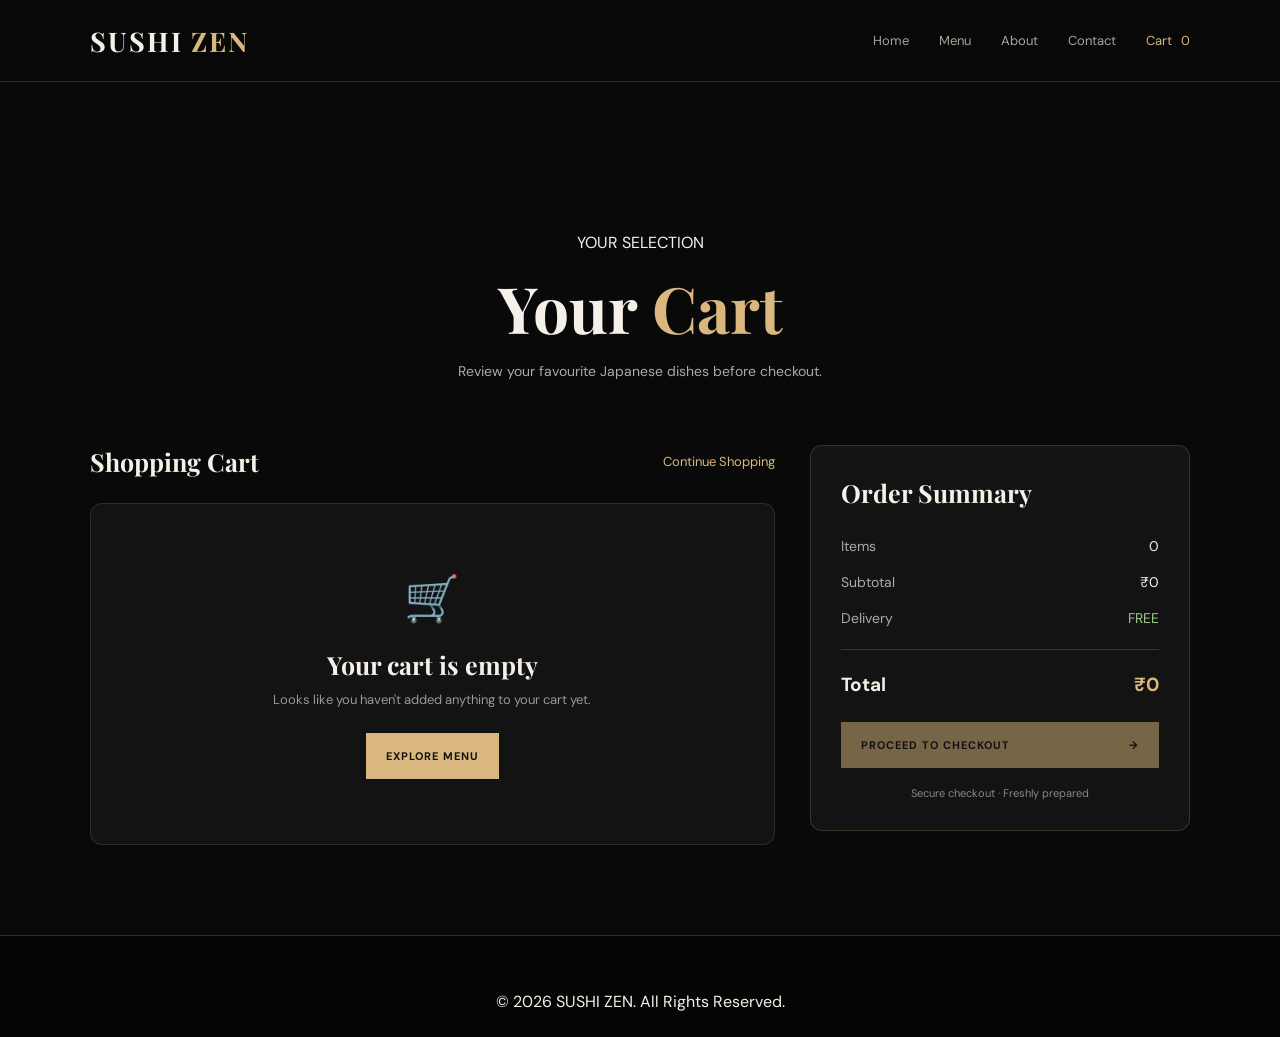
<file: cart.html>
<!DOCTYPE html>
<html lang="en">
<head>
    <meta charset="UTF-8">
    <meta name="viewport" content="width=device-width, initial-scale=1.0">
    <title>Your Cart | Sushi Zen</title>
    <link rel="stylesheet" href="style.css">
    <link rel="preconnect" href="https://fonts.googleapis.com">
    <link rel="preconnect" href="https://fonts.gstatic.com" crossorigin>
    <link href="https://fonts.googleapis.com/css2?family=DM+Sans:wght@400;500;600;700&family=Playfair+Display:wght@500;600;700&display=swap" rel="stylesheet">
</head>
<body>

    <nav class="navbar">
        <a href="index.html" class="logo">SUSHI <span>ZEN</span></a>

        <button class="menu-toggle" id="menuToggle" aria-label="Toggle navigation">
            <span></span><span></span><span></span>
        </button>

        <div class="nav-links" id="navLinks">
            <a href="index.html">Home</a>
            <a href="menu.html">Menu</a>
            <a href="index.html#about">About</a>
            <a href="index.html#contact">Contact</a>
            <a href="cart.html" class="cart-link active">
                Cart <span id="cartCount">0</span>
            </a>
        </div>
    </nav>

    <main class="cart-page">
        <div class="cart-heading">
            <p class="section-subtitle">YOUR SELECTION</p>
            <h1>Your <span>Cart</span></h1>
            <p>Review your favourite Japanese dishes before checkout.</p>
        </div>

        <div class="cart-layout">
            <section class="cart-items-section">
                <div class="cart-section-heading">
                    <h2>Shopping Cart</h2>
                    <a href="menu.html">Continue Shopping</a>
                </div>

                <div id="cartItems" class="cart-items">
                    <!-- Cart products will render here -->
                </div>
            </section>

            <aside class="cart-summary">
                <h2>Order Summary</h2>

                <div class="summary-line">
                    <span>Items</span>
                    <span id="summaryItems">0</span>
                </div>

                <div class="summary-line">
                    <span>Subtotal</span>
                    <span id="cartSubtotal">₹0</span>
                </div>

                <div class="summary-line">
                    <span>Delivery</span>
                    <span class="free-delivery">FREE</span>
                </div>

                <div class="summary-divider"></div>

                <div class="summary-total">
                    <span>Total</span>
                    <span id="cartTotal">₹0</span>
                </div>

                <a href="checkout.html" class="checkout-btn" id="checkoutBtn">
                    PROCEED TO CHECKOUT <span>→</span>
                </a>

                <p class="secure-note">Secure checkout · Freshly prepared</p>
            </aside>
        </div>
    </main>

    <div class="toast" id="toast"></div>

    <footer class="footer">
        <div class="footer-bottom">
            <p>© <span id="year"></span> SUSHI ZEN. All Rights Reserved.</p>
        </div>
    </footer>

    <script src="app.js"></script>
</body>
</html>
</file>
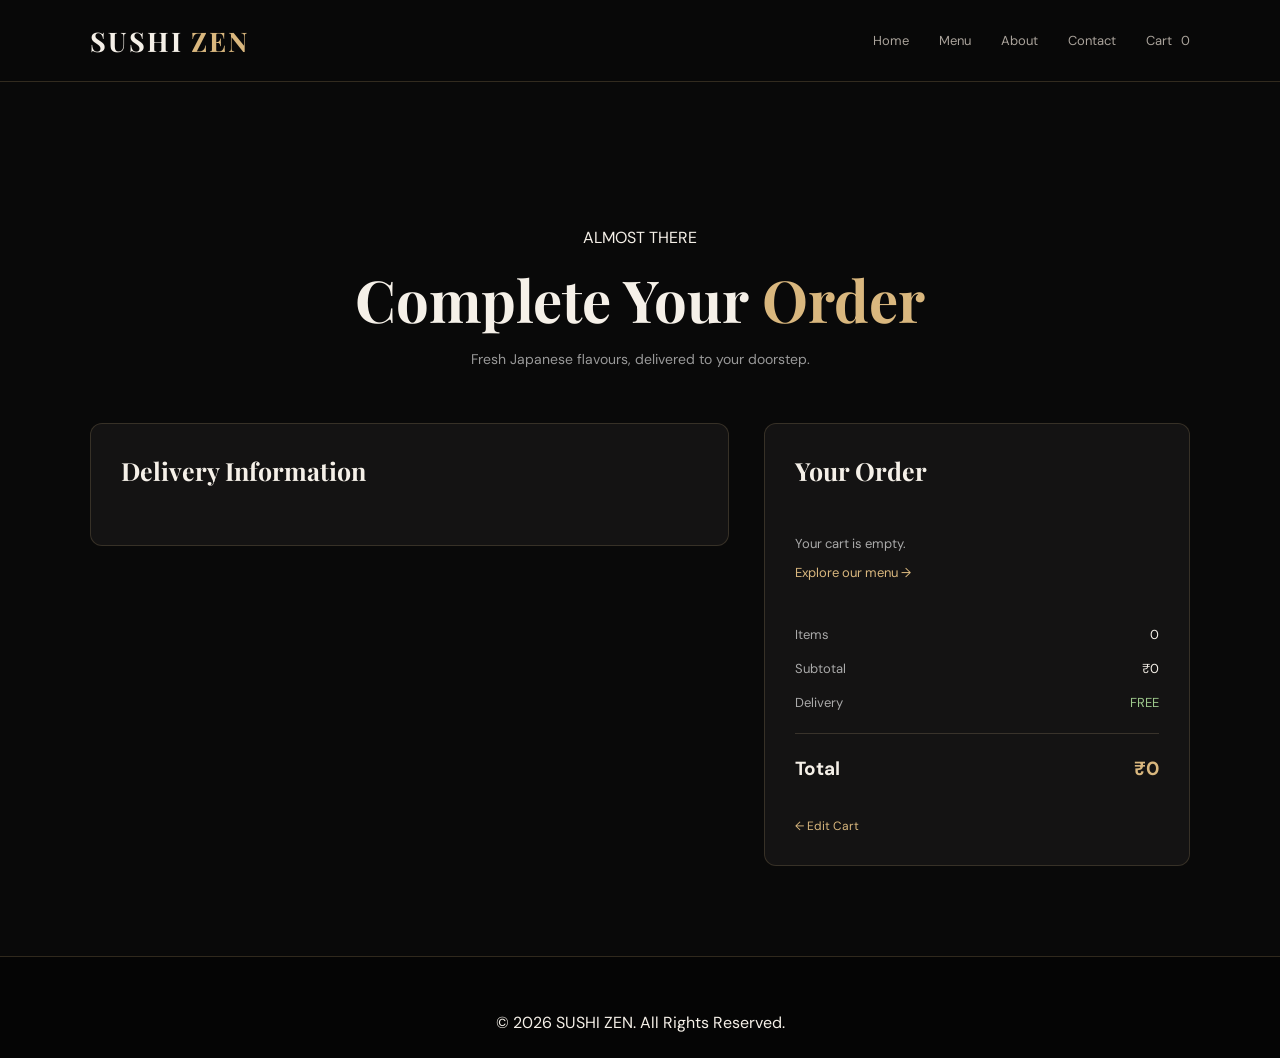
<file: checkout.html>
<!DOCTYPE html>
<html lang="en">
<head>
    <meta charset="UTF-8">
    <meta name="viewport" content="width=device-width, initial-scale=1.0">
    <title>Checkout | Sushi Zen</title>

    <link rel="stylesheet" href="style.css">

    <link rel="preconnect" href="https://fonts.googleapis.com">
    <link rel="preconnect" href="https://fonts.gstatic.com" crossorigin>

    <link href="https://fonts.googleapis.com/css2?family=DM+Sans:wght@400;500;600;700&family=Playfair+Display:wght@500;600;700&display=swap" rel="stylesheet">
</head>

<body>

    <nav class="navbar">
        <a href="index.html" class="logo">SUSHI <span>ZEN</span></a>

        <button class="menu-toggle" id="menuToggle" aria-label="Toggle navigation">
            <span></span><span></span><span></span>
        </button>

        <div class="nav-links" id="navLinks">
            <a href="index.html">Home</a>
            <a href="menu.html">Menu</a>
            <a href="index.html#about">About</a>
            <a href="index.html#contact">Contact</a>
            <a href="cart.html" class="cart-link">
                Cart <span id="cartCount">0</span>
            </a>
        </div>
    </nav>

    <main class="checkout-page">

        <div class="checkout-heading">
            <p class="section-subtitle">ALMOST THERE</p>
            <h1>Complete Your <span>Order</span></h1>
            <p>Fresh Japanese flavours, delivered to your doorstep.</p>
        </div>

        <div class="checkout-layout">

            <!-- Customer Details -->
            <section class="checkout-form-section">

                <h2>Delivery Information</h2>

                <form id="checkoutForm">

                    <div class="form-grid">

                        <div class="form-group full-width">
                            <label for="customerName">Full Name *</label>
                            <input
                                type="text"
                                id="customerName"
                                name="customerName"
                                placeholder="Enter your full name"
                                required
                                minlength="2"
                            >
                        </div>

                        <div class="form-group">
                            <label for="customerPhone">Mobile Number *</label>
                            <input
                                type="tel"
                                id="customerPhone"
                                name="customerPhone"
                                placeholder="10-digit mobile number"
                                pattern="[6-9][0-9]{9}"
                                maxlength="10"
                                required
                            >
                        </div>

                        <div class="form-group">
                            <label for="customerEmail">Email Address</label>
                            <input
                                type="email"
                                id="customerEmail"
                                name="customerEmail"
                                placeholder="your@email.com"
                            >
                        </div>

                        <div class="form-group full-width">
                            <label for="customerAddress">Full Address *</label>
                            <textarea
                                id="customerAddress"
                                name="customerAddress"
                                rows="3"
                                placeholder="House number, street, area..."
                                required
                            ></textarea>
                        </div>

                        <div class="form-group">
                            <label for="customerCity">City *</label>
                            <input
                                type="text"
                                id="customerCity"
                                name="customerCity"
                                placeholder="Enter city"
                                required
                            >
                        </div>

                        <div class="form-group">
                            <label for="customerState">State *</label>
                            <input
                                type="text"
                                id="customerState"
                                name="customerState"
                                placeholder="Enter state"
                                required
                            >
                        </div>

                        <div class="form-group">
                            <label for="customerPincode">PIN Code *</label>
                            <input
                                type="text"
                                id="customerPincode"
                                name="customerPincode"
                                placeholder="6-digit PIN code"
                                pattern="[0-9]{6}"
                                maxlength="6"
                                required
                            >
                        </div>

                        <div class="form-group">
                            <label for="paymentMethod">Payment Method</label>
                            <select id="paymentMethod" name="paymentMethod">
                                <option value="COD">Cash on Delivery</option>
                                <option value="Online">Online Payment (Demo)</option>
                            </select>
                        </div>

                        <div class="form-group full-width">
                            <label for="orderNote">Order Notes (Optional)</label>
                            <textarea
                                id="orderNote"
                                name="orderNote"
                                rows="2"
                                placeholder="Any special instructions?"
                            ></textarea>
                        </div>

                    </div>

                    <button type="submit" class="place-order-btn" id="placeOrderBtn">
                        PLACE YOUR ORDER <span>→</span>
                    </button>

                    <p class="checkout-disclaimer">
                        This is a frontend demo. Orders are not sent to a restaurant server.
                    </p>

                </form>
            </section>

            <!-- Order Summary -->
            <aside class="checkout-summary">

                <h2>Your Order</h2>

                <div id="checkoutItems" class="checkout-items">
                    <!-- Products render here -->
                </div>

                <div class="checkout-summary-line">
                    <span>Items</span>
                    <span id="checkoutItemCount">0</span>
                </div>

                <div class="checkout-summary-line">
                    <span>Subtotal</span>
                    <span id="checkoutSubtotal">₹0</span>
                </div>

                <div class="checkout-summary-line">
                    <span>Delivery</span>
                    <span class="free-delivery">FREE</span>
                </div>

                <div class="summary-divider"></div>

                <div class="checkout-grand-total">
                    <span>Total</span>
                    <span id="checkoutTotal">₹0</span>
                </div>

                <a href="cart.html" class="edit-cart-link">
                    ← Edit Cart
                </a>

            </aside>

        </div>

        <!-- Order Success -->
        <div class="order-success" id="orderSuccess" hidden>
            <div class="success-icon">✓</div>
            <p class="section-subtitle">ORDER CONFIRMED</p>
            <h2>Thank You!</h2>
            <p>Your demo order has been placed successfully.</p>
            <p id="successOrderId" class="success-order-id"></p>
            <a href="menu.html" class="continue-btn">EXPLORE MORE DISHES</a>
        </div>

    </main>

    <div class="toast" id="toast"></div>

    <footer class="footer">
        <div class="footer-bottom">
            <p>© <span id="year"></span> SUSHI ZEN. All Rights Reserved.</p>
        </div>
    </footer>

    <script src="app.js"></script>

</body>
</html>
</file>
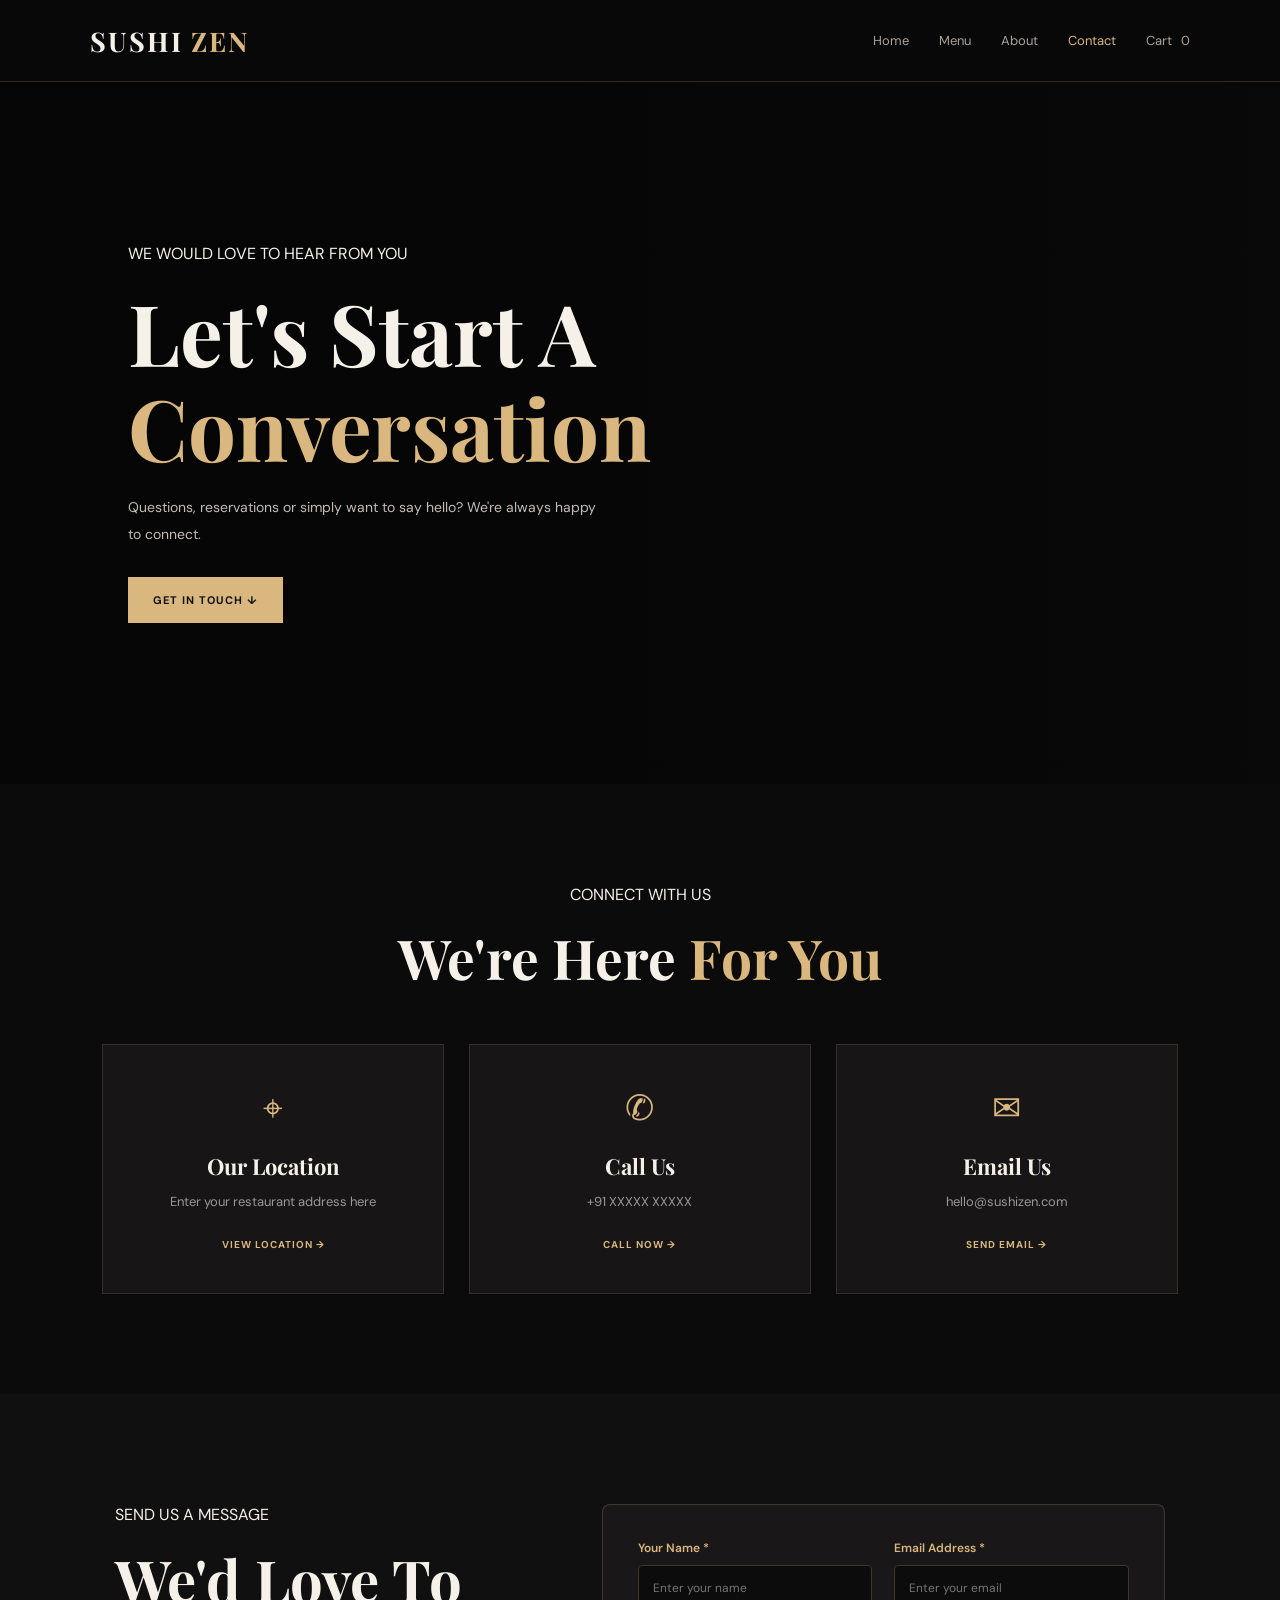
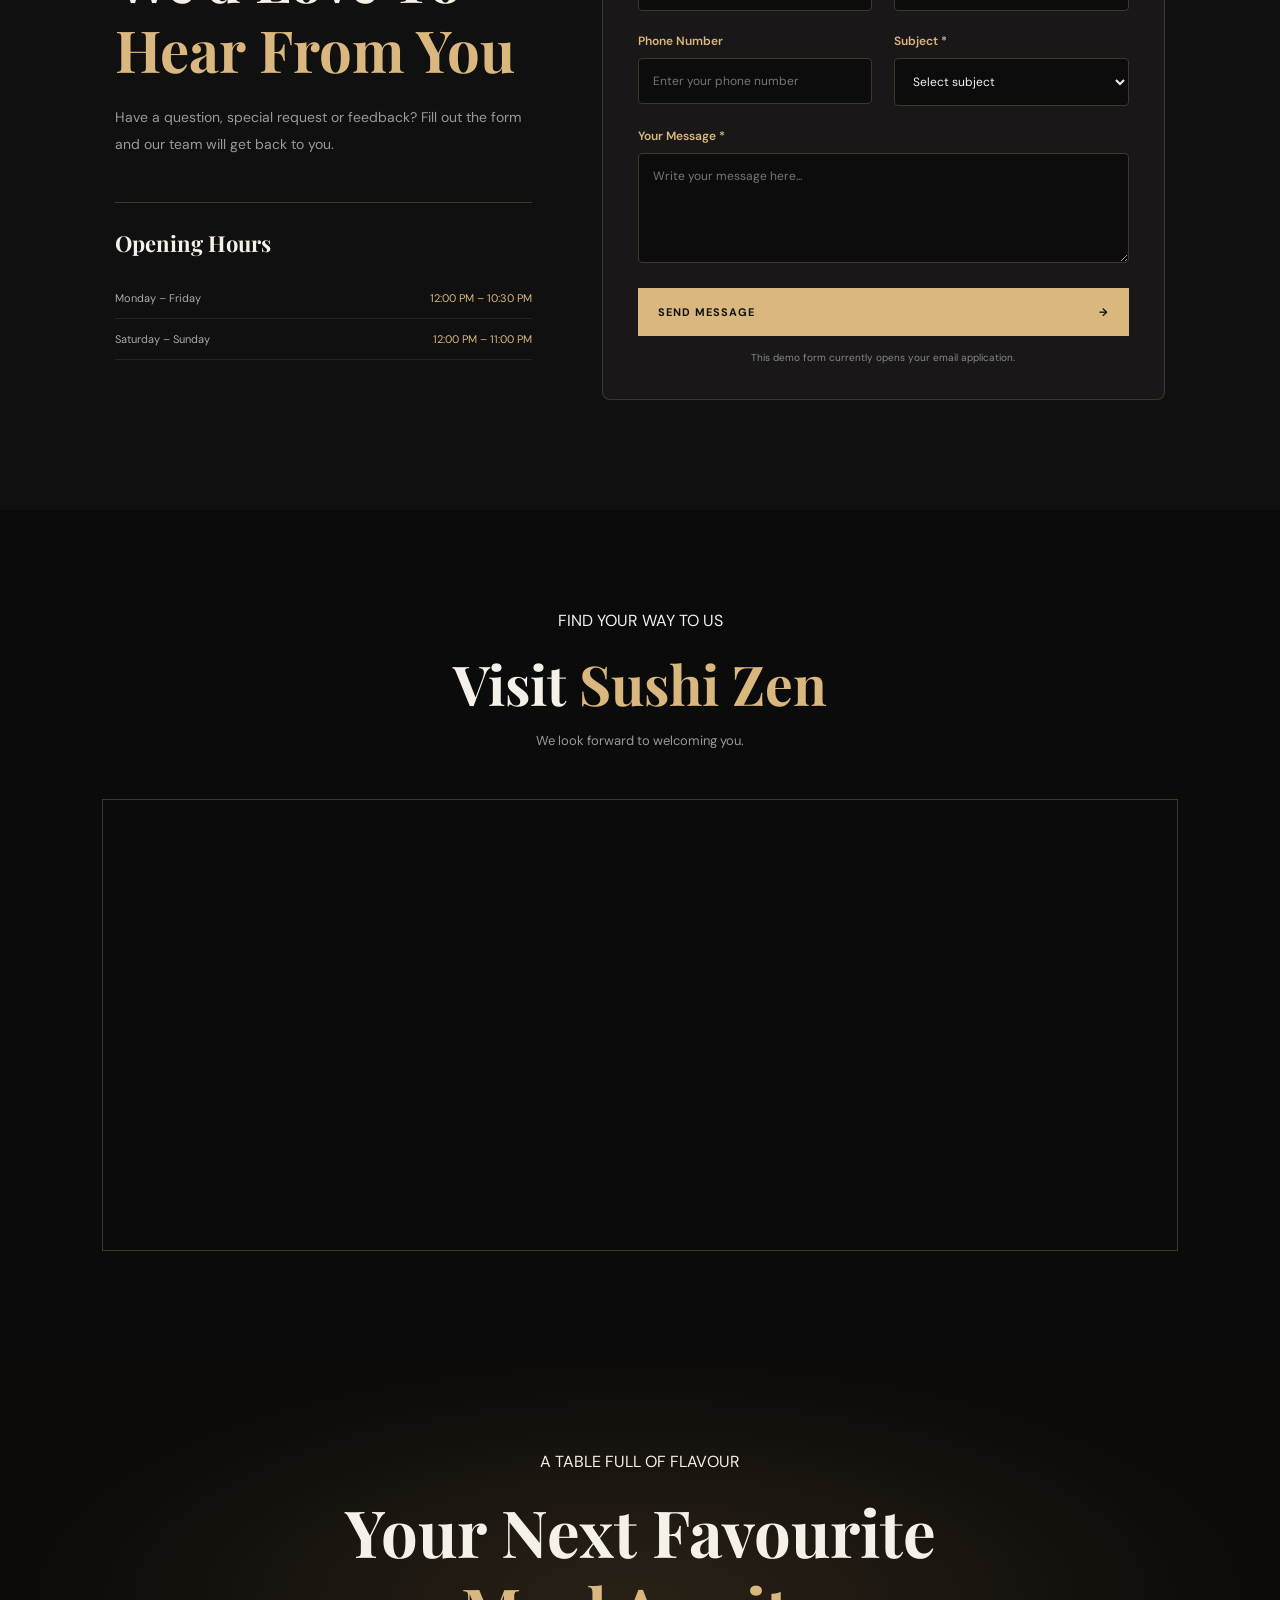
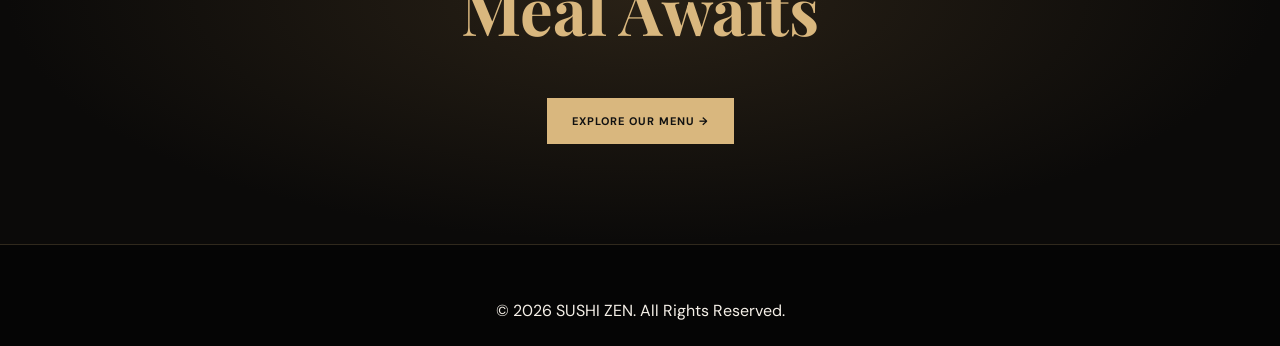
<file: contact.html>
<!DOCTYPE html>
<html lang="en">
<head>
    <meta charset="UTF-8">
    <meta name="viewport" content="width=device-width, initial-scale=1.0">

    <title>Contact Us | Sushi Zen</title>
    <meta name="description" content="Contact Sushi Zen for reservations, enquiries and dining information.">

    <link rel="stylesheet" href="style.css">

    <link rel="preconnect" href="https://fonts.googleapis.com">
    <link rel="preconnect" href="https://fonts.gstatic.com" crossorigin>

    <link href="https://fonts.googleapis.com/css2?family=DM+Sans:wght@400;500;600;700&family=Playfair+Display:wght@500;600;700&display=swap" rel="stylesheet">
</head>

<body>

    <!-- NAVBAR -->
    <nav class="navbar">
        <a href="index.html" class="logo">SUSHI <span>ZEN</span></a>

        <button class="menu-toggle" id="menuToggle" aria-label="Toggle navigation">
            <span></span><span></span><span></span>
        </button>

        <div class="nav-links" id="navLinks">
            <a href="index.html">Home</a>
            <a href="menu.html">Menu</a>
            <a href="about.html">About</a>
            <a href="contact.html" class="active">Contact</a>

            <a href="cart.html" class="cart-link">
                Cart <span id="cartCount">0</span>
            </a>
        </div>
    </nav>


    <!-- HERO -->
    <section class="contact-hero">

        <div class="contact-hero-overlay"></div>

        <div class="contact-hero-content">
            <p class="section-subtitle">WE WOULD LOVE TO HEAR FROM YOU</p>

            <h1>
                Let's Start A<br>
                <span>Conversation</span>
            </h1>

            <p>
                Questions, reservations or simply want to say hello?
                We're always happy to connect.
            </p>

            <a href="#contact-main" class="contact-hero-btn">
                GET IN TOUCH ↓
            </a>
        </div>

    </section>


    <!-- CONTACT DETAILS -->
    <section class="contact-info-section">

        <div class="contact-info-heading">
            <p class="section-subtitle">CONNECT WITH US</p>
            <h2>We're Here <span>For You</span></h2>
        </div>

        <div class="contact-info-grid">

            <div class="contact-info-card">
                <div class="contact-icon">⌖</div>
                <h3>Our Location</h3>
                <p>Enter your restaurant address here</p>
                <a href="#restaurant-location">VIEW LOCATION →</a>
            </div>

            <div class="contact-info-card">
                <div class="contact-icon">✆</div>
                <h3>Call Us</h3>
                <p>+91 XXXXX XXXXX</p>
                <a href="tel:+910000000000">CALL NOW →</a>
            </div>

            <div class="contact-info-card">
                <div class="contact-icon">✉</div>
                <h3>Email Us</h3>
                <p>hello@sushizen.com</p>
                <a href="mailto:hello@sushizen.com">SEND EMAIL →</a>
            </div>

        </div>

    </section>


    <!-- CONTACT FORM -->
    <section class="contact-main" id="contact-main">

        <div class="contact-form-content">

            <p class="section-subtitle">SEND US A MESSAGE</p>

            <h2>
                We'd Love To<br>
                <span>Hear From You</span>
            </h2>

            <p class="contact-form-description">
                Have a question, special request or feedback?
                Fill out the form and our team will get back to you.
            </p>

            <div class="contact-opening-hours">

                <h3>Opening Hours</h3>

                <div class="opening-hour-row">
                    <span>Monday – Friday</span>
                    <span>12:00 PM – 10:30 PM</span>
                </div>

                <div class="opening-hour-row">
                    <span>Saturday – Sunday</span>
                    <span>12:00 PM – 11:00 PM</span>
                </div>

            </div>

        </div>


        <div class="contact-form-box">

            <form id="contactForm">

                <div class="contact-form-grid">

                    <div class="contact-field">
                        <label for="contactName">Your Name *</label>
                        <input
                            type="text"
                            id="contactName"
                            name="name"
                            placeholder="Enter your name"
                            required
                        >
                    </div>

                    <div class="contact-field">
                        <label for="contactEmail">Email Address *</label>
                        <input
                            type="email"
                            id="contactEmail"
                            name="email"
                            placeholder="Enter your email"
                            required
                        >
                    </div>

                    <div class="contact-field">
                        <label for="contactPhone">Phone Number</label>
                        <input
                            type="tel"
                            id="contactPhone"
                            name="phone"
                            placeholder="Enter your phone number"
                            pattern="[6-9][0-9]{9}"
                            maxlength="10"
                        >
                    </div>

                    <div class="contact-field">
                        <label for="contactSubject">Subject *</label>
                        <select id="contactSubject" name="subject" required>
                            <option value="">Select subject</option>
                            <option value="General Enquiry">General Enquiry</option>
                            <option value="Table Reservation">Table Reservation</option>
                            <option value="Food Enquiry">Food Enquiry</option>
                            <option value="Feedback">Feedback</option>
                            <option value="Other">Other</option>
                        </select>
                    </div>

                    <div class="contact-field full-width">
                        <label for="contactMessage">Your Message *</label>
                        <textarea
                            id="contactMessage"
                            name="message"
                            rows="5"
                            placeholder="Write your message here..."
                            required
                        ></textarea>
                    </div>

                </div>

                <button type="submit" class="contact-submit-btn">
                    SEND MESSAGE <span>→</span>
                </button>

                <p class="contact-form-note">
                    This demo form currently opens your email application.
                </p>

            </form>

        </div>

    </section>


    <!-- LOCATION -->
    <section class="restaurant-location" id="restaurant-location">

        <div class="location-heading">
            <p class="section-subtitle">FIND YOUR WAY TO US</p>
            <h2>Visit <span>Sushi Zen</span></h2>
            <p>We look forward to welcoming you.</p>
        </div>

        <div class="location-map">
            <iframe
                src="https://www.google.com/maps?q=Tokyo,Japan&output=embed"
                width="100%"
                height="450"
                style="border:0;"
                loading="lazy"
                referrerpolicy="no-referrer-when-downgrade"
                title="Sushi Zen location map">
            </iframe>
        </div>

    </section>


    <!-- CTA -->
    <section class="contact-cta">

        <p class="section-subtitle">A TABLE FULL OF FLAVOUR</p>

        <h2>
            Your Next Favourite<br>
            <span>Meal Awaits</span>
        </h2>

        <a href="menu.html" class="contact-cta-btn">
            EXPLORE OUR MENU →
        </a>

    </section>


    <!-- FOOTER -->
    <footer class="footer">
        <div class="footer-bottom">
            <p>© <span id="year"></span> SUSHI ZEN. All Rights Reserved.</p>
        </div>
    </footer>

    <div class="toast" id="toast"></div>

    <script src="app.js"></script>
   
</body>
</html>
</file>
<file: style.css>
:root {
    --bg: #090909;
    --panel: #151413;
    --red: #b92335;
    --gold: #d9b77e;
    --white: #f5f0e8;
    --muted: #aaa39b;
    --border: rgba(217,183,126,.2);
}

* {
    margin: 0;
    padding: 0;
    box-sizing: border-box;
}

html {
    scroll-behavior: smooth;
}

body {
    background: var(--bg);
    color: var(--white);
    font-family: 'DM Sans', sans-serif;
}

a {
    text-decoration: none;
    color: inherit;
}

button {
    font-family: inherit;
}

img {
    display: block;
    max-width: 100%;
}

.navbar {
    height: 82px;
    padding: 0 7%;
    display: flex;
    align-items: center;
    justify-content: space-between;
    background: rgba(9,9,9,.95);
    border-bottom: 1px solid var(--border);
    position: sticky;
    top: 0;
    z-index: 1000;
    backdrop-filter: blur(15px);
}

.logo {
    font-family: 'Playfair Display', serif;
    font-size: 27px;
    font-weight: 700;
    letter-spacing: 2px;
}

.logo span,
.section-heading h2 span,
.hero h1 span,
.about-content h2 span {
    color: var(--gold);
}

.nav-links {
    display: flex;
    align-items: center;
    gap: 30px;
}

.nav-links a {
    color: var(--muted);
    font-size: 13px;
    transition: .3s;
}

.nav-links a:hover,
.nav-links a.active {
    color: var(--gold);
}

.nav-actions {
    display: flex;
    align-items: center;
    gap: 15px;
}

.cart-link {
    display: flex;
    align-items: center;
    gap: 9px;
    font-size: 13px;
}

.cart-count {
    background: var(--red);
    color: white;
    border-radius: 50%;
    min-width: 23px;
    height: 23px;
    display: grid;
    place-items: center;
    font-size: 11px;
}

.menu-toggle {
    display: none;
    color: white;
    border: 0;
    background: transparent;
    font-size: 25px;
    cursor: pointer;
}

/* HERO */

.hero {
    min-height: 680px;
    padding: 85px 9%;
    display: grid;
    grid-template-columns: 1fr 1fr;
    align-items: center;
    gap: 50px;
    overflow: hidden;
}

.eyebrow {
    color: var(--gold);
    font-size: 11px;
    letter-spacing: 4px;
    font-weight: 700;
    margin-bottom: 20px;
}

.hero h1 {
    font-family: 'Playfair Display', serif;
    font-size: clamp(48px, 6vw, 78px);
    line-height: 1.12;
    margin-bottom: 25px;
}

.hero-description {
    color: var(--muted);
    max-width: 470px;
    line-height: 1.9;
    font-size: 15px;
}

.hero-buttons {
    display: flex;
    gap: 15px;
    flex-wrap: wrap;
    margin-top: 32px;
}

.btn {
    display: inline-flex;
    justify-content: center;
    align-items: center;
    gap: 15px;
    padding: 15px 25px;
    font-size: 12px;
    font-weight: 700;
    letter-spacing: 1px;
    transition: .3s;
}

.btn-red {
    background: var(--red);
    color: white;
    border: 1px solid var(--red);
}

.btn-red:hover {
    background: #921b2a;
    transform: translateY(-3px);
}

.btn-outline {
    border: 1px solid var(--gold);
    color: var(--gold);
}

.btn-outline:hover {
    background: var(--gold);
    color: #111;
}

.hero-stats {
    display: flex;
    gap: 35px;
    margin-top: 55px;
    flex-wrap: wrap;
}

.hero-stats div {
    display: flex;
    flex-direction: column;
    gap: 6px;
}

.hero-stats strong {
    color: var(--gold);
    font-size: 23px;
}

.hero-stats span {
    color: var(--muted);
    font-size: 11px;
}

.hero-visual {
    position: relative;
    min-height: 470px;
    display: grid;
    place-items: center;
}

.hero-image-wrap {
    width: min(420px, 90%);
    height: 420px;
    border-radius: 50%;
    overflow: hidden;
    border: 8px solid rgba(217,183,126,.12);
    box-shadow: 0 0 80px rgba(185,35,53,.18);
    animation: float 5s ease-in-out infinite;
    z-index: 2;
}

.hero-image-wrap img {
    width: 100%;
    height: 100%;
    object-fit: cover;
}

.hero-orbit {
    position: absolute;
    border: 1px solid rgba(217,183,126,.25);
    border-radius: 50%;
    animation: rotate 18s linear infinite;
}

.orbit-one {
    width: 470px;
    height: 470px;
}

.orbit-two {
    width: 520px;
    height: 520px;
    border-style: dashed;
    animation-direction: reverse;
}

.floating-card {
    position: absolute;
    right: 0;
    bottom: 35px;
    z-index: 3;
    background: #1b1916;
    border: 1px solid var(--border);
    padding: 20px;
    box-shadow: 0 15px 40px #000;
}

.floating-card span,
.floating-card strong,
.floating-card small {
    display: block;
}

.floating-card span {
    color: var(--gold);
    font-size: 9px;
    letter-spacing: 2px;
    margin-bottom: 8px;
}

.floating-card strong {
    font-family: 'Playfair Display', serif;
    font-size: 17px;
}

.floating-card small {
    color: var(--muted);
    margin-top: 5px;
}

/* COMMON SECTIONS */

.section {
    padding: 100px 8%;
}

.section-heading {
    text-align: center;
    margin: 0 auto 50px;
}

.section-heading h2,
.about-content h2,
.contact-section h2 {
    font-family: 'Playfair Display', serif;
    font-size: clamp(32px, 4vw, 48px);
    margin-bottom: 15px;
}

.section-heading > p:last-child {
    color: var(--muted);
    font-size: 14px;
}

/* CATEGORY */

.categories-section {
    background: #100f0e;
}

.category-grid {
    display: grid;
    grid-template-columns: repeat(5, 1fr);
    gap: 20px;
}

.category-card {
    position: relative;
    overflow: hidden;
    min-height: 245px;
    padding: 0;
    border: 1px solid var(--border);
    background: var(--panel);
    color: white;
    text-align: left;
    cursor: pointer;
    transition: .35s;
}

.category-card img {
    width: 100%;
    height: 245px;
    object-fit: cover;
    opacity: .52;
    transition: .4s;
}

.category-card::after {
    content: "";
    position: absolute;
    inset: 0;
    background: linear-gradient(transparent, rgba(0,0,0,.95));
}

.category-card:hover {
    transform: translateY(-8px);
    border-color: var(--gold);
}

.category-card:hover img {
    transform: scale(1.08);
    opacity: .75;
}

.category-icon,
.category-card h3,
.category-card p {
    position: absolute;
    z-index: 2;
    left: 20px;
}

.category-icon {
    bottom: 85px;
    font-size: 25px;
}

.category-card h3 {
    bottom: 49px;
    font-family: 'Playfair Display', serif;
    font-size: 20px;
}

.category-card p {
    bottom: 22px;
    color: #c8c1b8;
    font-size: 11px;
}

/* PRODUCTS */

.product-filters {
    display: flex;
    justify-content: center;
    gap: 10px;
    flex-wrap: wrap;
    margin-bottom: 38px;
}

.filter-btn {
    padding: 11px 20px;
    border: 1px solid var(--border);
    border-radius: 30px;
    color: var(--white);
    background: var(--panel);
    cursor: pointer;
    transition: .3s;
}

.filter-btn:hover,
.filter-btn.active {
    background: var(--red);
    border-color: var(--red);
}

.product-grid {
    display: grid;
    grid-template-columns: repeat(3, minmax(0, 1fr));
    gap: 25px;
}

.product-card {
    background: var(--panel);
    border: 1px solid var(--border);
    overflow: hidden;
    transition: .35s;
}

.product-card:hover {
    transform: translateY(-7px);
    border-color: var(--gold);
}

.product-image {
    position: relative;
    height: 240px;
    overflow: hidden;
}

.product-image img {
    width: 100%;
    height: 100%;
    object-fit: cover;
    transition: .5s;
}

.product-card:hover .product-image img {
    transform: scale(1.07);
}

.product-tag {
    position: absolute;
    top: 15px;
    left: 15px;
    background: var(--red);
    color: white;
    font-size: 10px;
    padding: 7px 12px;
    letter-spacing: 1px;
}

.product-info {
    padding: 22px;
}

.product-category {
    color: var(--gold);
    font-size: 10px;
    text-transform: uppercase;
    letter-spacing: 2px;
}

.product-info h3 {
    font-family: 'Playfair Display', serif;
    font-size: 22px;
    margin: 9px 0;
}

.product-description {
    color: var(--muted);
    font-size: 12px;
    line-height: 1.7;
    min-height: 42px;
}

.product-rating {
    color: var(--gold);
    font-size: 12px;
    margin-top: 12px;
}

.product-bottom {
    display: flex;
    align-items: center;
    justify-content: space-between;
    margin-top: 17px;
    gap: 10px;
}

.product-price {
    color: var(--gold);
    font-size: 21px;
    font-weight: 700;
}

.add-cart-btn {
    background: var(--red);
    border: 0;
    color: white;
    padding: 12px 15px;
    cursor: pointer;
    font-weight: 700;
    font-size: 11px;
    transition: .3s;
}

.add-cart-btn:hover {
    background: #921b2a;
}

.view-menu-wrap {
    text-align: center;
    margin-top: 50px;
}

.view-menu-wrap p {
    color: var(--muted);
    font-size: 12px;
    margin-top: 15px;
}

/* ABOUT */

.about-section {
    padding: 100px 9%;
    display: grid;
    grid-template-columns: 1fr 1fr;
    align-items: center;
    gap: 65px;
    background: #100f0e;
}

.about-image {
    height: 420px;
    overflow: hidden;
}

.about-image img {
    width: 100%;
    height: 100%;
    object-fit: cover;
}

.about-content p:not(.eyebrow) {
    color: var(--muted);
    line-height: 1.9;
    font-size: 14px;
    margin: 20px 0 28px;
}

/* CONTACT */

.contact-section {
    padding: 100px 20px;
    text-align: center;
    background:
        linear-gradient(rgba(9,9,9,.83), rgba(9,9,9,.9)),
        url("https://images.unsplash.com/photo-1579871494447-9811cf80d66c?w=1400") center/cover;
}

.contact-section > p:not(.eyebrow) {
    color: var(--muted);
    margin: 15px 0 30px;
}

/* FOOTER */

.footer {
    padding: 55px 8% 25px;
    text-align: center;
    background: #050505;
    border-top: 1px solid var(--border);
}

.footer > p {
    color: var(--muted);
    font-size: 13px;
    margin-top: 12px;
}

.footer-links {
    display: flex;
    justify-content: center;
    gap: 25px;
    flex-wrap: wrap;
    margin: 25px 0;
    font-size: 12px;
    color: var(--muted);
}

.footer-links a:hover {
    color: var(--gold);
}

.footer .copyright {
    border-top: 1px solid var(--border);
    padding-top: 22px;
    font-size: 11px;
}

/* TOAST */

.toast {
    position: fixed;
    bottom: 25px;
    right: 25px;
    background: var(--gold);
    color: #111;
    padding: 14px 22px;
    font-size: 13px;
    font-weight: 700;
    z-index: 2000;
    opacity: 0;
    transform: translateY(20px);
    transition: .3s;
    pointer-events: none;
}

.toast.show {
    opacity: 1;
    transform: translateY(0);
}

/* ANIMATIONS */

@keyframes float {
    0%, 100% { transform: translateY(0); }
    50% { transform: translateY(-15px); }
}

@keyframes rotate {
    to { transform: rotate(360deg); }
}

/* RESPONSIVE */

@media (max-width: 1000px) {
    .navbar {
        padding: 0 4%;
    }

    .nav-links {
        gap: 16px;
    }

    .hero {
        padding: 70px 5%;
    }

    .category-grid {
        grid-template-columns: repeat(3, 1fr);
    }
}

@media (max-width: 760px) {
    .navbar {
        height: 70px;
    }

    .menu-toggle {
        display: block;
    }

    .nav-links {
        display: none;
        position: absolute;
        top: 70px;
        left: 0;
        width: 100%;
        padding: 25px;
        background: #111;
        flex-direction: column;
        align-items: flex-start;
        border-bottom: 1px solid var(--border);
    }

    .nav-links.active {
        display: flex;
    }

    .hero {
        grid-template-columns: 1fr;
        text-align: center;
        padding: 65px 6%;
    }

    .hero-description {
        margin: auto;
    }

    .hero-buttons,
    .hero-stats {
        justify-content: center;
    }

    .hero-visual {
        min-height: 380px;
    }

    .hero-image-wrap {
        width: 310px;
        height: 310px;
    }

    .orbit-one {
        width: 340px;
        height: 340px;
    }

    .orbit-two {
        width: 370px;
        height: 370px;
    }

    .floating-card {
        right: 0;
        bottom: 0;
    }

    .section {
        padding: 70px 5%;
    }

    .category-grid {
        grid-template-columns: repeat(2, 1fr);
        gap: 13px;
    }

    .category-card,
    .category-card img {
        min-height: 210px;
        height: 210px;
    }

    .product-grid {
        grid-template-columns: repeat(2, minmax(0, 1fr));
        gap: 14px;
    }

    .product-image {
        height: 170px;
    }

    .product-info {
        padding: 14px;
    }

    .product-info h3 {
        font-size: 17px;
    }

    .product-description {
        font-size: 11px;
    }

    .product-price {
        font-size: 17px;
    }

    .add-cart-btn {
        padding: 10px;
        font-size: 10px;
    }

    .about-section {
        grid-template-columns: 1fr;
        padding: 70px 6%;
        gap: 35px;
    }

    .about-image {
        height: 300px;
    }
}

@media (max-width: 430px) {
    .logo {
        font-size: 22px;
    }

    .cart-link {
        font-size: 12px;
    }

    .hero h1 {
        font-size: 43px;
    }

    .hero-stats {
        gap: 18px;
    }

    .hero-stats strong {
        font-size: 19px;
    }

    .category-card,
    .category-card img {
        min-height: 180px;
        height: 180px;
    }

    .category-card h3 {
        font-size: 16px;
        left: 12px;
    }

    .category-card p,
    .category-icon {
        left: 12px;
    }

    .product-grid {
        grid-template-columns: 1fr;
    }

    .product-image {
        height: 220px;
    }

    .product-bottom {
        gap: 15px;
    }
}
.buy-now-btn {
    width: 100%;
    padding: 12px;
    margin-top: 10px;
    background: transparent;
    border: 1px solid var(--gold);
    color: var(--gold);
    cursor: pointer;
    font-weight: 700;
    font-size: 11px;
    letter-spacing: 1px;
    transition: .3s;
}

.buy-now-btn:hover {
    background: var(--gold);
    color: #111;
}
/* MENU PAGE */

.menu-hero {
    padding: 100px 20px 85px;
    text-align: center;
    background:
        linear-gradient(rgba(9,9,9,.75), rgba(9,9,9,.95)),
        url("https://images.unsplash.com/photo-1579871494447-9811cf80d66c?w=1400") center/cover;
    border-bottom: 1px solid var(--border);
}

.menu-hero h1 {
    font-family: 'Playfair Display', serif;
    font-size: clamp(42px, 6vw, 68px);
    margin-bottom: 18px;
}

.menu-hero h1 span,
.menu-topbar h2 span {
    color: var(--gold);
}

.menu-hero > p:not(.eyebrow) {
    max-width: 550px;
    margin: auto;
    color: var(--muted);
    font-size: 14px;
    line-height: 1.8;
}

.menu-breadcrumb {
    display: flex;
    justify-content: center;
    gap: 12px;
    margin-top: 30px;
    color: var(--muted);
    font-size: 12px;
}

.menu-breadcrumb a {
    color: var(--gold);
}

.full-menu-section {
    min-height: 600px;
}

.menu-topbar {
    display: flex;
    justify-content: space-between;
    align-items: center;
    gap: 25px;
    margin-bottom: 35px;
}

.menu-topbar h2 {
    font-family: 'Playfair Display', serif;
    font-size: clamp(27px, 4vw, 38px);
}

.menu-search {
    width: 320px;
    position: relative;
}

.menu-search input {
    width: 100%;
    padding: 15px 45px 15px 18px;
    background: var(--panel);
    border: 1px solid var(--border);
    color: var(--white);
    outline: none;
    font-family: inherit;
}

.menu-search input:focus {
    border-color: var(--gold);
}

.menu-search input::placeholder {
    color: var(--muted);
}

.menu-search span {
    position: absolute;
    right: 17px;
    top: 7px;
    font-size: 25px;
    color: var(--gold);
}

.menu-page-filters {
    justify-content: flex-start;
    border-bottom: 1px solid var(--border);
    padding-bottom: 25px;
}

.menu-result-info {
    display: flex;
    justify-content: space-between;
    align-items: center;
    margin-bottom: 25px;
    color: var(--muted);
    font-size: 13px;
}

.menu-result-info a {
    color: var(--gold);
}

.menu-result-info a:hover {
    color: white;
}

.menu-empty {
    grid-column: 1 / -1;
    padding: 65px 20px;
    text-align: center;
    color: var(--muted);
    border: 1px solid var(--border);
    background: var(--panel);
}

@media(max-width: 760px) {
    .menu-hero {
        padding: 75px 20px;
    }

    .menu-topbar {
        align-items: stretch;
        flex-direction: column;
    }

    .menu-search {
        width: 100%;
    }

    .menu-page-filters {
        justify-content: center;
    }
}
.buy-now-btn {
    width: 100%;
    padding: 12px;
    margin-top: 10px;
    background: transparent;
    border: 1px solid var(--gold);
    color: var(--gold);
    cursor: pointer;
    font-weight: 700;
    font-size: 11px;
    letter-spacing: 1px;
    transition: .3s;
}

.buy-now-btn:hover {
    background: var(--gold);
    color: #111;
}/* ===============================
   CART PAGE
================================ */

.cart-page {
    min-height: 75vh;
    padding: 150px 7% 90px;
    background: #090909;
    color: #f5f0e8;
}

.cart-heading {
    text-align: center;
    margin-bottom: 65px;
}

.cart-heading h1 {
    font-family: "Playfair Display", serif;
    font-size: clamp(38px, 5vw, 65px);
    margin: 12px 0;
}

.cart-heading h1 span {
    color: #d9b77e;
}

.cart-heading > p:last-child {
    color: #aaa;
    font-size: 14px;
}

.cart-layout {
    max-width: 1250px;
    margin: auto;
    display: grid;
    grid-template-columns: 1.8fr 1fr;
    gap: 35px;
    align-items: start;
}

.cart-section-heading {
    display: flex;
    justify-content: space-between;
    align-items: center;
    margin-bottom: 25px;
    gap: 15px;
}

.cart-section-heading h2,
.cart-summary h2 {
    font-family: "Playfair Display", serif;
    font-size: 25px;
}

.cart-section-heading a {
    color: #d9b77e;
    text-decoration: none;
    font-size: 13px;
}

.cart-items {
    display: flex;
    flex-direction: column;
    gap: 18px;
}

.cart-item {
    display: grid;
    grid-template-columns: 125px 1fr auto;
    gap: 22px;
    padding: 20px;
    background: #141313;
    border: 1px solid rgba(217, 183, 126, 0.15);
    border-radius: 12px;
}

.cart-item-image {
    width: 125px;
    height: 135px;
    object-fit: cover;
    border-radius: 8px;
}

.cart-item-category {
    color: #d9b77e;
    font-size: 10px;
    letter-spacing: 2px;
    text-transform: uppercase;
}

.cart-item-details h3 {
    font-family: "Playfair Display", serif;
    font-size: 19px;
    margin: 7px 0;
}

.cart-item-details p {
    color: #999;
    font-size: 12px;
    margin-bottom: 12px;
}

.cart-item-price {
    font-weight: 700;
    color: #d9b77e;
}

.cart-item-actions {
    display: flex;
    align-items: center;
    gap: 20px;
    margin-top: 15px;
}

.quantity-control {
    display: flex;
    align-items: center;
    border: 1px solid #514638;
    border-radius: 5px;
}

.quantity-control button {
    width: 32px;
    height: 30px;
    background: transparent;
    border: none;
    color: #d9b77e;
    cursor: pointer;
    font-size: 18px;
}

.quantity-control span {
    min-width: 28px;
    text-align: center;
    font-size: 13px;
}

.remove-cart-btn {
    border: none;
    background: transparent;
    color: #d66a6a;
    cursor: pointer;
    font-size: 12px;
}

.cart-item-total {
    color: #d9b77e;
    font-weight: 700;
    white-space: nowrap;
}

.cart-summary {
    background: #141313;
    border: 1px solid rgba(217, 183, 126, 0.2);
    padding: 30px;
    border-radius: 12px;
    position: sticky;
    top: 110px;
}

.cart-summary h2 {
    margin-bottom: 28px;
}

.summary-line,
.summary-total {
    display: flex;
    justify-content: space-between;
    margin: 18px 0;
    font-size: 14px;
}

.summary-line span:first-child {
    color: #aaa;
}

.free-delivery {
    color: #9dc88c;
}

.summary-divider {
    height: 1px;
    background: #39332b;
    margin: 22px 0;
}

.summary-total {
    font-size: 19px;
    font-weight: 700;
}

.summary-total span:last-child {
    color: #d9b77e;
}

.checkout-btn,
.continue-btn {
    display: flex;
    align-items: center;
    justify-content: space-between;
    width: 100%;
    padding: 16px 20px;
    margin-top: 25px;
    background: #d9b77e;
    color: #111;
    text-decoration: none;
    font-size: 11px;
    font-weight: 700;
    letter-spacing: 1px;
    transition: .3s;
}

.checkout-btn:hover,
.continue-btn:hover {
    background: #f5f0e8;
}

.secure-note {
    text-align: center;
    color: #888;
    font-size: 11px;
    margin-top: 18px;
}

.empty-cart {
    text-align: center;
    padding: 65px 20px;
    background: #141313;
    border: 1px solid rgba(217, 183, 126, 0.15);
    border-radius: 12px;
}

.empty-cart-icon {
    font-size: 45px;
    margin-bottom: 20px;
}

.empty-cart h2 {
    font-family: "Playfair Display", serif;
    font-size: 25px;
}

.empty-cart p {
    color: #999;
    font-size: 13px;
    margin-top: 10px;
}

.empty-cart .continue-btn {
    width: fit-content;
    margin: 25px auto 0;
}

/* Responsive */

@media (max-width: 850px) {
    .cart-layout {
        grid-template-columns: 1fr;
    }

    .cart-summary {
        position: static;
    }
}

@media (max-width: 550px) {
    .cart-page {
        padding: 120px 5% 60px;
    }

    .cart-heading {
        margin-bottom: 40px;
    }

    .cart-item {
        grid-template-columns: 85px 1fr;
        gap: 14px;
        padding: 13px;
    }

    .cart-item-image {
        width: 85px;
        height: 100px;
    }

    .cart-item-details h3 {
        font-size: 16px;
    }

    .cart-item-details p {
        font-size: 11px;
    }

    .cart-item-total {
        grid-column: 2;
        margin-top: -5px;
    }

    .cart-item-actions {
        flex-wrap: wrap;
        gap: 12px;
    }

    .cart-summary {
        padding: 22px;
    }
}
/* ===============================
   CHECKOUT PAGE
================================ */

.checkout-page {
    min-height: 75vh;
    padding: 145px 7% 90px;
    background: #090909;
    color: #f5f0e8;
}

.checkout-heading {
    text-align: center;
    margin-bottom: 55px;
}

.checkout-heading h1 {
    font-family: "Playfair Display", serif;
    font-size: clamp(36px, 5vw, 58px);
    margin: 12px 0;
}

.checkout-heading h1 span {
    color: #d9b77e;
}

.checkout-heading > p:last-child {
    color: #999;
    font-size: 14px;
}

.checkout-layout {
    max-width: 1250px;
    margin: auto;
    display: grid;
    grid-template-columns: 1.5fr 1fr;
    gap: 35px;
    align-items: start;
}

.checkout-form-section,
.checkout-summary {
    background: #141313;
    border: 1px solid rgba(217, 183, 126, .18);
    border-radius: 12px;
    padding: 30px;
}

.checkout-form-section h2,
.checkout-summary h2 {
    font-family: "Playfair Display", serif;
    font-size: 25px;
    margin-bottom: 28px;
}

.form-grid {
    display: grid;
    grid-template-columns: 1fr 1fr;
    gap: 22px;
}

.form-group {
    display: flex;
    flex-direction: column;
    gap: 9px;
}

.form-group.full-width {
    grid-column: 1 / -1;
}

.form-group label {
    color: #d9b77e;
    font-size: 12px;
    font-weight: 600;
}

.form-group input,
.form-group textarea,
.form-group select {
    width: 100%;
    padding: 14px;
    background: #0d0c0c;
    border: 1px solid #39332b;
    border-radius: 5px;
    color: #f5f0e8;
    font-family: "DM Sans", sans-serif;
    font-size: 13px;
    outline: none;
    transition: .3s;
}

.form-group input:focus,
.form-group textarea:focus,
.form-group select:focus {
    border-color: #d9b77e;
}

.form-group textarea {
    resize: vertical;
}

.form-group select option {
    background: #141313;
}

.place-order-btn {
    width: 100%;
    margin-top: 30px;
    padding: 17px 20px;
    display: flex;
    align-items: center;
    justify-content: space-between;
    background: #d9b77e;
    color: #111;
    border: none;
    font-size: 12px;
    font-weight: 700;
    letter-spacing: 1px;
    cursor: pointer;
    transition: .3s;
}

.place-order-btn:hover {
    background: #f5f0e8;
}

.place-order-btn:disabled {
    opacity: .5;
    cursor: not-allowed;
}

.checkout-disclaimer {
    margin-top: 15px;
    text-align: center;
    color: #888;
    font-size: 11px;
    line-height: 1.6;
}

/* Order summary */

.checkout-summary {
    position: sticky;
    top: 110px;
}

.checkout-items {
    display: flex;
    flex-direction: column;
    gap: 18px;
    margin-bottom: 25px;
}

.checkout-product {
    display: grid;
    grid-template-columns: 65px 1fr auto;
    align-items: center;
    gap: 13px;
}

.checkout-product img {
    width: 65px;
    height: 65px;
    object-fit: cover;
    border-radius: 6px;
}

.checkout-product-info h3 {
    font-size: 13px;
    margin-bottom: 5px;
}

.checkout-product-info p {
    color: #999;
    font-size: 11px;
}

.checkout-product strong {
    color: #d9b77e;
    font-size: 13px;
}

.checkout-summary-line,
.checkout-grand-total {
    display: flex;
    justify-content: space-between;
    margin: 17px 0;
    font-size: 13px;
}

.checkout-summary-line span:first-child {
    color: #aaa;
}

.checkout-summary-line .free-delivery {
    color: #9dc88c;
}

.checkout-grand-total {
    font-size: 19px;
    font-weight: 700;
}

.checkout-grand-total span:last-child {
    color: #d9b77e;
}

.edit-cart-link {
    display: inline-block;
    margin-top: 20px;
    color: #d9b77e;
    text-decoration: none;
    font-size: 12px;
}

.checkout-empty {
    padding: 20px 0;
    color: #aaa;
    font-size: 13px;
}

.checkout-empty a {
    display: inline-block;
    margin-top: 12px;
    color: #d9b77e;
    text-decoration: none;
}

/* Order success */

.order-success {
    max-width: 550px;
    margin: 30px auto;
    padding: 55px 25px;
    text-align: center;
    background: #141313;
    border: 1px solid rgba(217, 183, 126, .25);
    border-radius: 12px;
}

.order-success[hidden] {
    display: none;
}

.success-icon {
    width: 75px;
    height: 75px;
    display: grid;
    place-items: center;
    margin: 0 auto 25px;
    border: 2px solid #d9b77e;
    border-radius: 50%;
    color: #d9b77e;
    font-size: 35px;
}

.order-success h2 {
    font-family: "Playfair Display", serif;
    font-size: 38px;
    margin: 12px 0;
}

.order-success > p:not(.section-subtitle) {
    color: #aaa;
    font-size: 13px;
    margin-top: 10px;
}

.success-order-id {
    color: #d9b77e !important;
    font-weight: 700;
}

.order-success .continue-btn {
    max-width: 230px;
    margin: 25px auto 0;
    justify-content: center;
}

/* Responsive */

@media (max-width: 850px) {
    .checkout-layout {
        grid-template-columns: 1fr;
    }

    .checkout-summary {
        position: static;
    }
}

@media (max-width: 550px) {
    .checkout-page {
        padding: 120px 5% 60px;
    }

    .checkout-heading {
        margin-bottom: 35px;
    }

    .checkout-form-section,
    .checkout-summary {
        padding: 20px;
    }

    .form-grid {
        grid-template-columns: 1fr;
        gap: 18px;
    }

    .form-group.full-width {
        grid-column: auto;
    }

    .checkout-product {
        grid-template-columns: 55px 1fr auto;
        gap: 9px;
    }

    .checkout-product img {
        width: 55px;
        height: 55px;
    }

    .checkout-product-info h3 {
        font-size: 12px;
    }
}
/* =================================
   SUSHI ZEN ABOUT PAGE
================================= */

.about-hero {
    min-height: 680px;
    height: 90vh;
    max-height: 900px;
    position: relative;
    display: flex;
    align-items: center;
    padding: 100px 10%;
    overflow: hidden;

    background:
        url("https://images.unsplash.com/photo-1579871494447-9811cf80d66c?w=1800")
        center/cover no-repeat;
}

.about-hero-overlay {
    position: absolute;
    inset: 0;
    background: linear-gradient(
        90deg,
        rgba(5,5,5,.96) 0%,
        rgba(5,5,5,.75) 48%,
        rgba(5,5,5,.2) 100%
    );
}

.about-hero-content {
    position: relative;
    z-index: 2;
    max-width: 650px;
    animation: aboutFadeUp 1s ease;
}

.about-hero-content h1 {
    font-family: "Playfair Display", serif;
    font-size: clamp(48px, 7vw, 88px);
    line-height: 1.12;
    margin: 20px 0;
}

.about-hero-content h1 span,
.about-story-content h2 span,
.experience-heading h2 span,
.about-banner-content h2 span,
.chef-content h2 span,
.values-heading h2 span,
.about-cta h2 span {
    color: #d9b77e;
}

.about-hero-content > p:not(.section-subtitle) {
    max-width: 470px;
    color: #c2bdb5;
    font-size: 15px;
    line-height: 1.9;
}

.about-hero-btn {
    display: inline-block;
    margin-top: 35px;
    padding: 16px 25px;
    background: #d9b77e;
    color: #111;
    text-decoration: none;
    font-size: 11px;
    font-weight: 700;
    letter-spacing: 1px;
    transition: .3s;
}

.about-hero-btn:hover {
    background: #f5f0e8;
    transform: translateY(-4px);
}

.hero-vertical-text {
    position: absolute;
    right: 35px;
    bottom: 70px;
    writing-mode: vertical-rl;
    color: #d9b77e;
    letter-spacing: 4px;
    font-size: 10px;
}


/* STORY SECTION */

.about-story {
    display: grid;
    grid-template-columns: 1fr 1fr;
    gap: 90px;
    align-items: center;
    padding: 120px 10%;
    background: #0c0b0b;
}

.about-story-image {
    position: relative;
}

.about-story-image img {
    width: 100%;
    height: 570px;
    object-fit: cover;
    border-radius: 4px;
}

.story-image-label {
    position: absolute;
    bottom: 25px;
    left: 25px;
    display: flex;
    align-items: center;
    gap: 15px;
    padding: 15px 20px;
    background: rgba(10,10,10,.88);
}

.story-image-label span {
    color: #d9b77e;
    font-family: "Playfair Display", serif;
    font-size: 25px;
}

.story-image-label p {
    font-size: 10px;
    letter-spacing: 2px;
}

.about-story-content h2,
.chef-content h2 {
    font-family: "Playfair Display", serif;
    font-size: clamp(40px, 5vw, 60px);
    line-height: 1.2;
    margin: 20px 0;
}

.about-story-content > p:not(.section-subtitle),
.chef-content > p:not(.section-subtitle) {
    color: #a9a39a;
    font-size: 14px;
    line-height: 1.9;
    margin-bottom: 17px;
}

.gold-outline-btn {
    display: inline-block;
    margin-top: 20px;
    padding: 15px 22px;
    border: 1px solid #d9b77e;
    color: #d9b77e;
    text-decoration: none;
    font-size: 11px;
    font-weight: 700;
    letter-spacing: 1px;
    transition: .3s;
}

.gold-outline-btn:hover {
    background: #d9b77e;
    color: #111;
}


/* EXPERIENCE */

.about-experience {
    padding: 110px 8%;
    background: #111010;
}

.experience-heading,
.values-heading {
    text-align: center;
    margin-bottom: 60px;
}

.experience-heading h2,
.values-heading h2 {
    font-family: "Playfair Display", serif;
    font-size: clamp(38px, 5vw, 58px);
    line-height: 1.2;
    margin: 17px 0;
}

.experience-heading > p:last-child {
    color: #999;
    font-size: 14px;
}

.experience-grid {
    display: grid;
    grid-template-columns: repeat(3, 1fr);
    gap: 25px;
    max-width: 1200px;
    margin: auto;
}

.experience-card {
    position: relative;
    padding: 40px 30px;
    min-height: 270px;
    background: #181616;
    border: 1px solid rgba(217,183,126,.15);
    transition: .4s;
    overflow: hidden;
}

.experience-card:hover {
    transform: translateY(-10px);
    border-color: #d9b77e;
    background: #201d19;
}

.experience-number {
    position: absolute;
    top: 15px;
    right: 20px;
    color: rgba(217,183,126,.2);
    font-family: "Playfair Display", serif;
    font-size: 45px;
}

.experience-icon {
    color: #d9b77e;
    font-size: 32px;
    margin-bottom: 25px;
}

.experience-card h3 {
    font-family: "Playfair Display", serif;
    font-size: 22px;
    margin-bottom: 15px;
}

.experience-card p {
    color: #999;
    font-size: 13px;
    line-height: 1.8;
}


/* BANNER */

.about-banner {
    min-height: 520px;
    position: relative;
    display: grid;
    place-items: center;
    text-align: center;
    padding: 70px 20px;

    background:
        url("https://images.unsplash.com/photo-1553621042-f6e147245754?w=1800")
        center/cover no-repeat;
}

.about-banner-overlay {
    position: absolute;
    inset: 0;
    background: rgba(5,5,5,.72);
}

.about-banner-content {
    position: relative;
    max-width: 650px;
}

.about-banner-content h2 {
    font-family: "Playfair Display", serif;
    font-size: clamp(40px, 6vw, 70px);
    line-height: 1.2;
    margin: 20px 0;
}

.about-banner-content p:last-child {
    color: #c0b9b0;
    font-size: 14px;
    line-height: 1.8;
}


/* CHEF SECTION */

.about-chef {
    display: grid;
    grid-template-columns: 1fr 1fr;
    gap: 80px;
    align-items: center;
    padding: 120px 10%;
    background: #0c0b0b;
}

.chef-image {
    position: relative;
}

.chef-image img {
    width: 100%;
    height: 550px;
    object-fit: cover;
}

.chef-image-caption {
    position: absolute;
    bottom: 0;
    left: 0;
    right: 0;
    padding: 25px;
    background: linear-gradient(transparent, rgba(0,0,0,.9));
}

.chef-image-caption span {
    color: #d9b77e;
    font-size: 10px;
    letter-spacing: 2px;
}

.chef-image-caption p {
    margin-top: 8px;
    font-family: "Playfair Display", serif;
    font-size: 20px;
}


/* VALUES */

.about-values {
    padding: 110px 9%;
    background: #121111;
}

.values-grid {
    display: grid;
    grid-template-columns: repeat(4, 1fr);
    gap: 20px;
    max-width: 1250px;
    margin: auto;
}

.value-item {
    padding: 30px 20px;
    border-top: 1px solid #5b4b35;
    transition: .3s;
}

.value-item:hover {
    border-color: #d9b77e;
    transform: translateY(-5px);
}

.value-item > span {
    color: #d9b77e;
    font-family: "Playfair Display", serif;
    font-size: 25px;
}

.value-item h3 {
    font-family: "Playfair Display", serif;
    font-size: 20px;
    margin: 20px 0 12px;
}

.value-item p {
    color: #999;
    font-size: 12px;
    line-height: 1.8;
}


/* CTA */

.about-cta {
    text-align: center;
    padding: 110px 20px;
    background:
        radial-gradient(ellipse at center, #292116 0%, #0b0a09 65%);
}

.about-cta h2 {
    font-family: "Playfair Display", serif;
    font-size: clamp(42px, 6vw, 68px);
    line-height: 1.2;
    margin: 20px 0;
}

.about-cta > p:not(.section-subtitle) {
    color: #aaa;
    font-size: 14px;
}

.about-cta-btn {
    display: inline-block;
    margin-top: 30px;
    padding: 17px 28px;
    background: #d9b77e;
    color: #111;
    text-decoration: none;
    font-size: 11px;
    font-weight: 700;
    letter-spacing: 1px;
    transition: .3s;
}

.about-cta-btn:hover {
    background: #f5f0e8;
    transform: translateY(-4px);
}


/* ANIMATION */

@keyframes aboutFadeUp {
    from {
        opacity: 0;
        transform: translateY(35px);
    }

    to {
        opacity: 1;
        transform: translateY(0);
    }
}


/* RESPONSIVE */

@media (max-width: 900px) {

    .about-story,
    .about-chef {
        gap: 40px;
        padding: 90px 6%;
    }

    .experience-grid {
        grid-template-columns: repeat(2, 1fr);
    }

    .values-grid {
        grid-template-columns: repeat(2, 1fr);
    }

    .about-story-image img,
    .chef-image img {
        height: 450px;
    }
}

@media (max-width: 600px) {

    .about-hero {
        height: 75vh;
        min-height: 580px;
        padding: 90px 7%;
        background-position: 60% center;
    }

    .about-hero-overlay {
        background: rgba(5,5,5,.72);
    }

    .hero-vertical-text {
        right: 12px;
        bottom: 25px;
        font-size: 8px;
    }

    .about-story,
    .about-chef {
        grid-template-columns: 1fr;
        gap: 35px;
        padding: 75px 6%;
    }

    .about-story-image img,
    .chef-image img {
        height: 350px;
    }

    .experience-grid {
        grid-template-columns: 1fr;
    }

    .about-experience,
    .about-values {
        padding: 75px 6%;
    }

    .experience-heading,
    .values-heading {
        margin-bottom: 40px;
    }

    .values-grid {
        grid-template-columns: 1fr 1fr;
        gap: 10px;
    }

    .value-item {
        padding: 20px 10px;
    }

    .value-item h3 {
        font-size: 17px;
    }

    .value-item p {
        font-size: 11px;
    }

    .about-banner {
        min-height: 420px;
    }

    .about-cta {
        padding: 80px 20px;
    }
}
/* =================================
   SUSHI ZEN CONTACT PAGE
================================= */

.contact-hero {
    min-height: 600px;
    height: 78vh;
    max-height: 850px;
    position: relative;
    display: flex;
    align-items: center;
    padding: 100px 10%;

    background:
        url("https://images.unsplash.com/photo-1553621042-f6e147245754?w=1800")
        center/cover no-repeat;
}

.contact-hero-overlay {
    position: absolute;
    inset: 0;
    background: linear-gradient(
        90deg,
        rgba(5,5,5,.95),
        rgba(5,5,5,.65),
        rgba(5,5,5,.15)
    );
}

.contact-hero-content {
    position: relative;
    z-index: 2;
    max-width: 650px;
}

.contact-hero-content h1 {
    font-family: "Playfair Display", serif;
    font-size: clamp(48px, 7vw, 85px);
    line-height: 1.12;
    margin: 20px 0;
}

.contact-hero-content h1 span,
.contact-info-heading h2 span,
.contact-form-content h2 span,
.location-heading h2 span,
.contact-cta h2 span {
    color: #d9b77e;
}

.contact-hero-content > p:not(.section-subtitle) {
    color: #c2bdb5;
    max-width: 470px;
    font-size: 14px;
    line-height: 1.9;
}

.contact-hero-btn,
.contact-cta-btn {
    display: inline-block;
    margin-top: 30px;
    padding: 16px 25px;
    background: #d9b77e;
    color: #111;
    text-decoration: none;
    font-size: 11px;
    font-weight: 700;
    letter-spacing: 1px;
    transition: .3s;
}

.contact-hero-btn:hover,
.contact-cta-btn:hover {
    background: #f5f0e8;
    transform: translateY(-4px);
}


/* CONTACT INFORMATION */

.contact-info-section {
    padding: 100px 8%;
    background: #0c0b0b;
}

.contact-info-heading,
.location-heading {
    text-align: center;
    margin-bottom: 50px;
}

.contact-info-heading h2,
.location-heading h2 {
    font-family: "Playfair Display", serif;
    font-size: clamp(36px, 5vw, 55px);
    margin-top: 15px;
}

.contact-info-grid {
    max-width: 1200px;
    margin: auto;
    display: grid;
    grid-template-columns: repeat(3, 1fr);
    gap: 25px;
}

.contact-info-card {
    padding: 40px 25px;
    text-align: center;
    background: #171515;
    border: 1px solid rgba(217,183,126,.17);
    transition: .3s;
}

.contact-info-card:hover {
    transform: translateY(-8px);
    border-color: #d9b77e;
}

.contact-icon {
    color: #d9b77e;
    font-size: 35px;
    margin-bottom: 20px;
}

.contact-info-card h3 {
    font-family: "Playfair Display", serif;
    font-size: 22px;
    margin-bottom: 12px;
}

.contact-info-card p {
    color: #999;
    font-size: 13px;
    margin-bottom: 22px;
}

.contact-info-card a {
    color: #d9b77e;
    text-decoration: none;
    font-size: 10px;
    letter-spacing: 1px;
    font-weight: 700;
}


/* CONTACT MAIN */

.contact-main {
    padding: 110px 9%;
    display: grid;
    grid-template-columns: .85fr 1.15fr;
    gap: 70px;
    align-items: start;
    background: #111010;
}

.contact-form-content h2 {
    font-family: "Playfair Display", serif;
    font-size: clamp(40px, 5vw, 58px);
    line-height: 1.2;
    margin: 20px 0;
}

.contact-form-description {
    color: #999;
    font-size: 14px;
    line-height: 1.9;
}

.contact-opening-hours {
    margin-top: 45px;
    padding-top: 25px;
    border-top: 1px solid #40372b;
}

.contact-opening-hours h3 {
    font-family: "Playfair Display", serif;
    font-size: 22px;
    margin-bottom: 20px;
}

.opening-hour-row {
    display: flex;
    justify-content: space-between;
    gap: 15px;
    padding: 13px 0;
    border-bottom: 1px solid rgba(255,255,255,.08);
    font-size: 11px;
    color: #aaa;
}

.opening-hour-row span:last-child {
    color: #d9b77e;
    text-align: right;
}


/* CONTACT FORM */

.contact-form-box {
    padding: 35px;
    background: #191717;
    border: 1px solid rgba(217,183,126,.2);
    border-radius: 8px;
}

.contact-form-grid {
    display: grid;
    grid-template-columns: 1fr 1fr;
    gap: 22px;
}

.contact-field {
    display: flex;
    flex-direction: column;
    gap: 9px;
}

.contact-field.full-width {
    grid-column: 1 / -1;
}

.contact-field label {
    color: #d9b77e;
    font-size: 12px;
    font-weight: 600;
}

.contact-field input,
.contact-field select,
.contact-field textarea {
    width: 100%;
    padding: 14px;
    background: #0d0c0c;
    color: #f5f0e8;
    border: 1px solid #40372b;
    border-radius: 4px;
    font-family: "DM Sans", sans-serif;
    font-size: 12px;
    outline: none;
    transition: .3s;
}

.contact-field input:focus,
.contact-field select:focus,
.contact-field textarea:focus {
    border-color: #d9b77e;
}

.contact-field textarea {
    resize: vertical;
}

.contact-field select option {
    background: #171515;
}

.contact-submit-btn {
    width: 100%;
    padding: 17px 20px;
    margin-top: 25px;
    display: flex;
    justify-content: space-between;
    align-items: center;
    background: #d9b77e;
    border: none;
    color: #111;
    font-size: 11px;
    font-weight: 700;
    letter-spacing: 1px;
    cursor: pointer;
    transition: .3s;
}

.contact-submit-btn:hover {
    background: #f5f0e8;
}

.contact-form-note {
    color: #888;
    font-size: 10px;
    text-align: center;
    margin-top: 15px;
}


/* LOCATION */

.restaurant-location {
    padding: 100px 8%;
    background: #0c0b0b;
}

.location-heading > p:last-child {
    color: #999;
    font-size: 13px;
    margin-top: 12px;
}

.location-map {
    max-width: 1250px;
    margin: auto;
    border: 1px solid rgba(217,183,126,.25);
    overflow: hidden;
}

.location-map iframe {
    display: block;
    filter: grayscale(100%) contrast(1.1);
    transition: .4s;
}

.location-map:hover iframe {
    filter: grayscale(0%);
}


/* CTA */

.contact-cta {
    text-align: center;
    padding: 100px 20px;
    background: radial-gradient(
        ellipse at center,
        #292116,
        #0b0a09 70%
    );
}

.contact-cta h2 {
    font-family: "Playfair Display", serif;
    font-size: clamp(40px, 6vw, 65px);
    line-height: 1.2;
    margin: 20px 0;
}


/* RESPONSIVE */

@media (max-width: 900px) {
    .contact-main {
        grid-template-columns: 1fr;
        gap: 45px;
    }

    .contact-info-grid {
        grid-template-columns: 1fr 1fr;
    }

    .contact-info-card:last-child {
        grid-column: 1 / -1;
    }
}

@media (max-width: 600px) {
    .contact-hero {
        min-height: 560px;
        height: 70vh;
        padding: 90px 7%;
        background-position: 60% center;
    }

    .contact-hero-overlay {
        background: rgba(5,5,5,.75);
    }

    .contact-info-section,
    .restaurant-location {
        padding: 75px 6%;
    }

    .contact-info-grid {
        grid-template-columns: 1fr;
        gap: 15px;
    }

    .contact-info-card:last-child {
        grid-column: auto;
    }

    .contact-main {
        padding: 75px 6%;
    }

    .contact-form-box {
        padding: 22px 17px;
    }

    .contact-form-grid {
        grid-template-columns: 1fr;
        gap: 18px;
    }

    .contact-field.full-width {
        grid-column: auto;
    }

    .opening-hour-row {
        font-size: 10px;
    }

    .restaurant-location {
        padding-bottom: 65px;
    }

    .location-map iframe {
        height: 320px;
    }

    .contact-cta {
        padding: 75px 15px;
    }
}
/* =================================
   MENU PAGE - REDUCE TOP SPACING
================================= */

.menu-hero {
    min-height: auto !important;
    padding-top: 35px !important;
    padding-bottom: 20px !important;
    margin-bottom: 0 !important;
}

.full-menu-section {
    padding-top: 35px !important;
    margin-top: 0 !important;
}

.menu-topbar {
    margin-top: 0 !important;
}

/* Mobile spacing */
@media (max-width: 768px) {
    .menu-hero {
        padding-top: 25px !important;
        padding-bottom: 15px !important;
    }

    .full-menu-section {
        padding-top: 25px !important;
    }
}

/* =========================================
   SUSHI ZEN - REMOVE EXTRA SECTION GAPS
========================================= */

/* Common section spacing */
main > section {
    margin-top: 0 !important;
    margin-bottom: 0 !important;
    min-height: 0 !important;
    height: auto !important;
}

/* Hero */
.hero {
    min-height: 0 !important;
    height: auto !important;
    padding-top: 25px !important;
    padding-bottom: 25px !important;
    margin: 0 !important;
}

/* Categories */
.categories-section {
    min-height: 0 !important;
    padding-top: 30px !important;
    padding-bottom: 30px !important;
    margin: 0 !important;
}

/* Popular dishes */
.popular-section {
    min-height: 0 !important;
    padding-top: 30px !important;
    padding-bottom: 30px !important;
    margin: 0 !important;
}

/* About */
.about-section {
    min-height: 0 !important;
    padding-top: 30px !important;
    padding-bottom: 30px !important;
    margin: 0 !important;
}

/* Contact */
.contact-section {
    min-height: 0 !important;
    padding-top: 30px !important;
    padding-bottom: 30px !important;
    margin: 0 !important;
}

/* Headings */
.section-heading {
    margin-top: 0 !important;
    margin-bottom: 18px !important;
}

/* Category and product grids */
.category-grid,
.product-grid {
    margin-top: 0 !important;
}

/* Mobile */
@media (max-width: 768px) {
    .hero,
    .categories-section,
    .popular-section,
    .about-section,
    .contact-section {
        padding-top: 22px !important;
        padding-bottom: 22px !important;
    }
}
</file>
